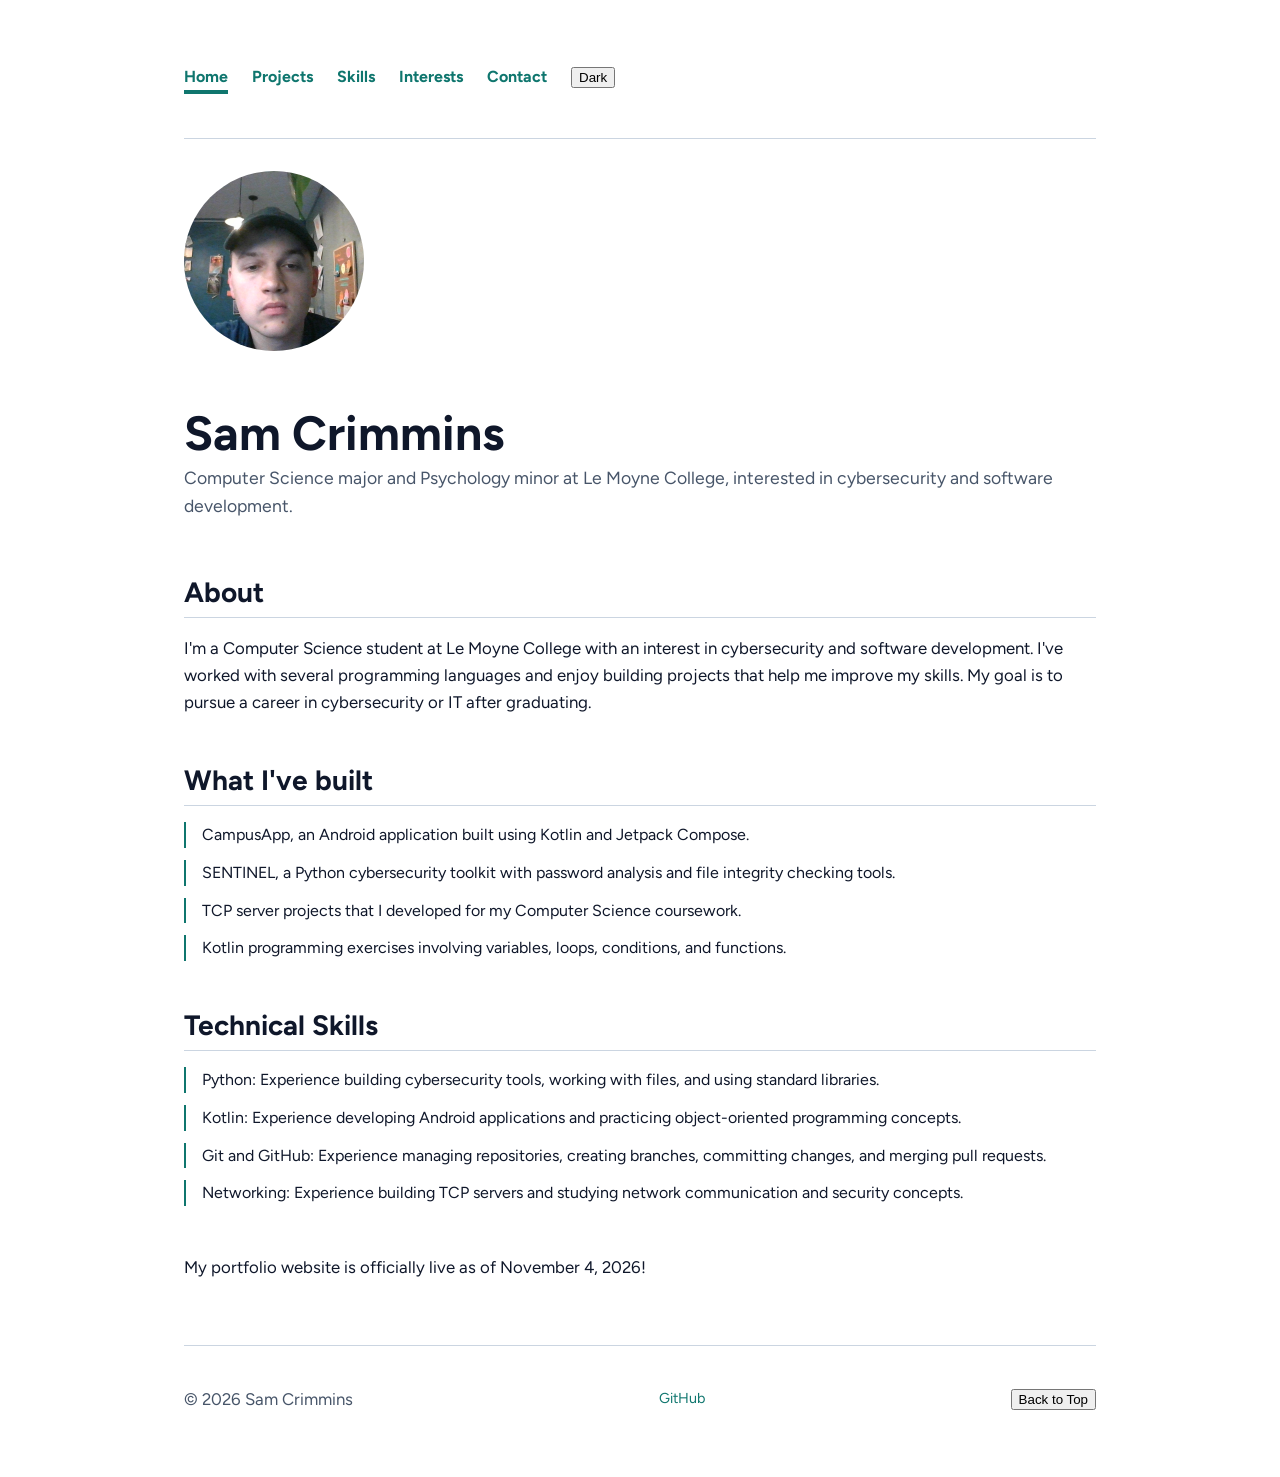
<file: index.html>
<!DOCTYPE html>
<html lang="en">

<head>
    <meta charset="UTF-8">
    <meta name="viewport" content="width=device-width, initial-scale=1.0">
    <title>Sam Crimmins</title>

    <!-- Class 12 · Step 1: a typeface I chose -->
    <link rel="preconnect" href="https://fonts.googleapis.com">
    <link rel="preconnect" href="https://fonts.gstatic.com" crossorigin>
    <link href="https://fonts.googleapis.com/css2?family=Figtree:wght@400;700&display=swap" rel="stylesheet">

    <link rel="stylesheet" href="styles.css">

    <!-- Class 15: Step 2: my third file -->
    <script src="script.js" defer></script>
</head>

<body>

    <!-- Lab 13 · Task 3: navigation -->
    <nav>
        <ul>
            <li><a href="index.html" class="current">Home</a></li>
            <li><a href="projects.html">Projects</a></li>
            <li><a href="skills.html">Skills</a></li>

            <!-- Class 20 · Step 1: link to my API page -->
            <li><a href="interests.html">Interests</a></li>

            <!-- Class 16 · Step 1: contact link -->
            <li><a href="contact.html">Contact</a></li>

            <!-- Class 15 · Step 3: theme button -->
            <li><button id="theme-toggle" type="button">Dark</button></li>
        </ul>
    </nav>

    <!-- Lab 12 · Task 1: header and portrait -->
    <header>
        <img src="images/me.jpg"
             alt="Portrait of Sam Crimmins"
             class="portrait">

        <div>
            <h1>Sam Crimmins</h1>
            <p>
                Computer Science major and Psychology minor at Le Moyne College,
                interested in cybersecurity and software development.
            </p>
        </div>
    </header>

    <main>

        <section>
            <h2>About</h2>
            <p>
                I'm a Computer Science student at Le Moyne College with an interest
                in cybersecurity and software development. I've worked with several
                programming languages and enjoy building projects that help me improve
                my skills. My goal is to pursue a career in cybersecurity or IT after
                graduating.
            </p>
        </section>

        <section>
            <h2>What I've built</h2>
            <ul>
                <li>CampusApp, an Android application built using Kotlin and Jetpack Compose.</li>
                <li>SENTINEL, a Python cybersecurity toolkit with password analysis and file integrity checking tools.</li>
                <li>TCP server projects that I developed for my Computer Science coursework.</li>
                <li>Kotlin programming exercises involving variables, loops, conditions, and functions.</li>
            </ul>
        </section>

        <!-- Lab 11 · Task 2: technical skills section -->
        <section>
            <h2>Technical Skills</h2>
            <ul>
                <li>Python: Experience building cybersecurity tools, working with files, and using standard libraries.</li>
                <li>Kotlin: Experience developing Android applications and practicing object-oriented programming concepts.</li>
                <li>Git and GitHub: Experience managing repositories, creating branches, committing changes, and merging pull requests.</li>
                <li>Networking: Experience building TCP servers and studying network communication and security concepts.</li>
            </ul>
        </section>

        <!-- Lab 17 · Task 3: something I can see -->
        <section>
            <p>My portfolio website is officially live as of November 4, 2026!</p>
        </section>

    </main>

    <!-- Lab 12 · Task 3: footer -->
    <footer>
        <p>&copy; <span id="year"></span> Sam Crimmins</p>

        <a href="https://github.com/Trickster46123"
           target="_blank"
           rel="noopener">GitHub</a>

        <!-- Lab 15 · Task 5: back-to-top button -->
        <button id="back-to-top" type="button">Back to Top</button>
    </footer>

</body>
</html>
</file>
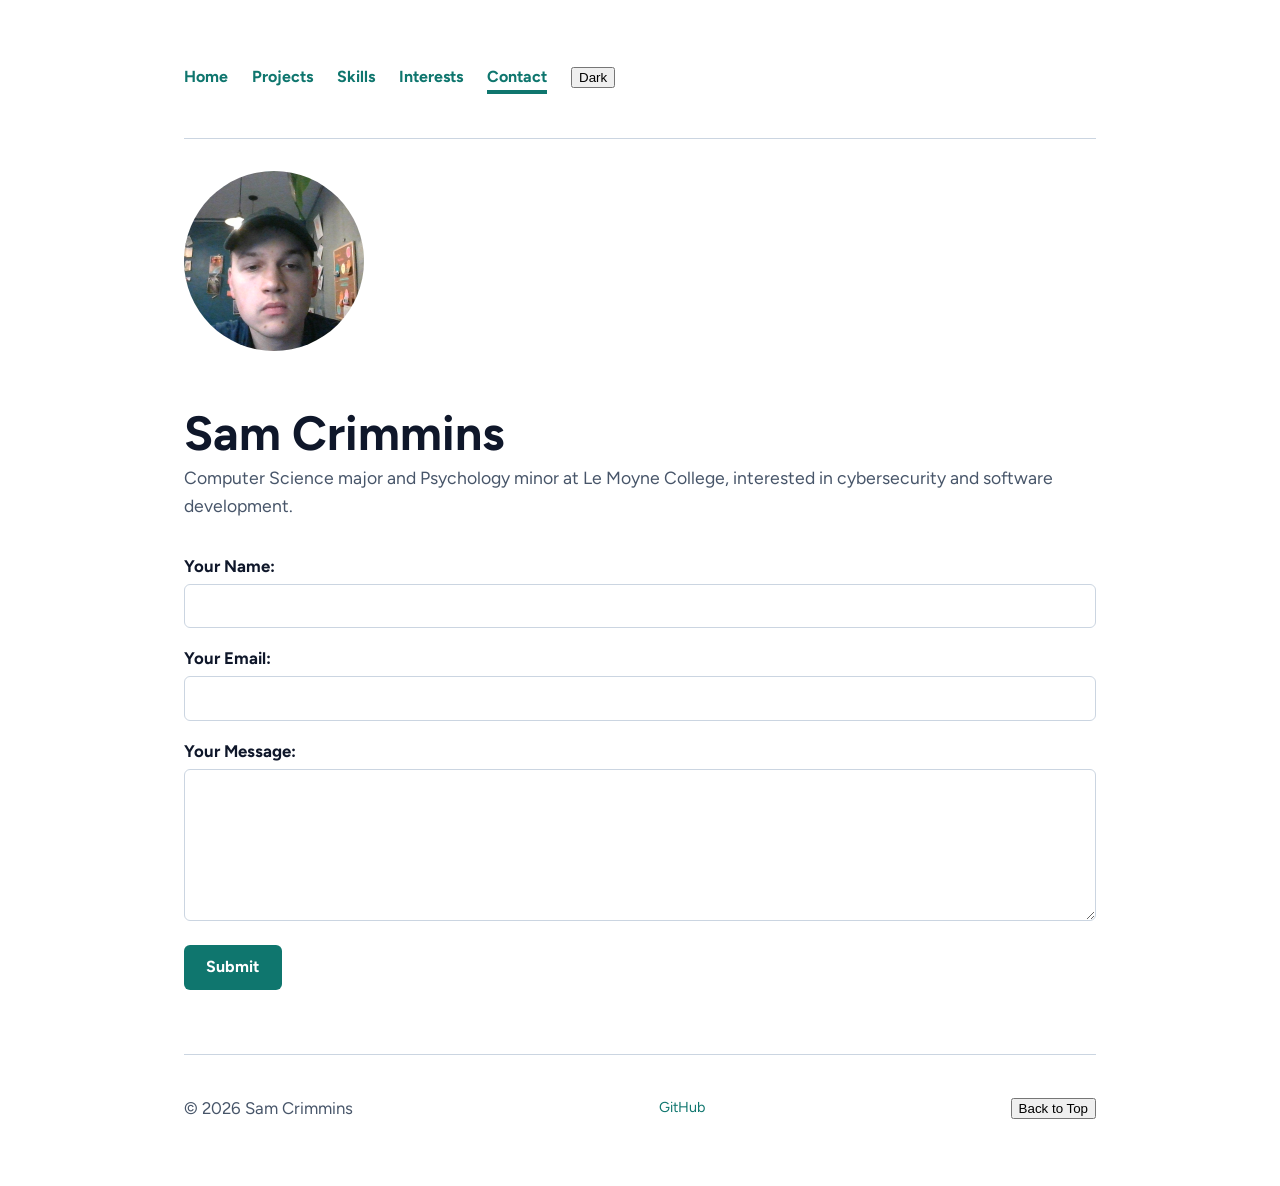
<file: contact.html>
<!DOCTYPE html>
<html lang="en">

<head>
    <meta charset="UTF-8">
    <meta name="viewport" content="width=device-width, initial-scale=1.0">

    <!-- Class 16: Step 1: my contact page -->
    <title>Contact - Sam Crimmins</title>

    <!-- Class 12 · Step 1: a typeface I chose -->
    <link rel="preconnect" href="https://fonts.googleapis.com">
    <link rel="preconnect" href="https://fonts.gstatic.com" crossorigin>
    <link href="https://fonts.googleapis.com/css2?family=Figtree:wght@400;700&display=swap" rel="stylesheet">

    <link rel="stylesheet" href="styles.css">

    <!-- Class 15: Step 2: my third file -->
    <script src="script.js" defer></script>
</head>

<body>

    <!-- Lab 13 · Task 3: navigation -->
    <nav>
        <ul>
            <li><a href="index.html">Home</a></li>
            <li><a href="projects.html">Projects</a></li>
            <li><a href="skills.html">Skills</a></li>
            <li><a href="interests.html">Interests</a></li>

            <!-- Class 16: Step 1: the contact link -->
            <li><a href="contact.html" class="current">Contact</a></li>

            <!-- Class 15 · Step 3: the theme button -->
            <li><button id="theme-toggle" type="button">Dark</button></li>
        </ul>
    </nav>

    <!-- Lab 12 · Task 1: header and portrait -->
    <header>
        <img src="images/me.jpg"
             alt="Portrait of Sam Crimmins"
             class="portrait">

        <div class="header-text">
            <h1>Sam Crimmins</h1>
            <p>
                Computer Science major and Psychology minor at Le Moyne College,
                interested in cybersecurity and software development.
            </p>
        </div>
    </header>

    <main>

        <!-- Class 18: Step 1: Netlify handles the contact form -->
        <!-- Lab 18: Task 2: redirect to my thank-you page -->
        <form id="contact-form"
              name="contact"
              method="POST"
              action="/thanks.html"
              data-netlify="true"
              netlify-honeypot="bot-field">

            <!-- Lab 18: identify this form for Netlify -->
            <input type="hidden" name="form-name" value="contact">

            <!-- Class 18: Step 1: hidden honeypot for spam protection -->
            <p class="hidden-field" hidden>
                <label>
                    Leave this empty:
                    <input name="bot-field" type="text">
                </label>
            </p>

            <!-- Class 16 · Step 2: name field -->
            <p>
                <label for="name">Your Name:</label>
                <input type="text"
                       id="name"
                       name="name"
                       required>
            </p>

            <!-- Lab 18 · Task 6: mobile-friendly email field -->
            <p>
                <label for="email">Your Email:</label>
                <input type="email"
                       id="email"
                       name="email"
                       inputmode="email"
                       autocomplete="email"
                       required>
            </p>

            <!-- Class 16 · Step 2: message field -->
            <p>
                <label for="message">Your Message:</label>
                <textarea id="message"
                          name="message"
                          rows="5"
                          required></textarea>
            </p>

            <!-- Class 16 · Step 3: submit button -->
            <button type="submit">Submit</button>

            <!-- Class 16 · Step 3: form feedback -->
            <p id="form-status"
               role="status"
               aria-live="polite"></p>

        </form>

    </main>

    <!-- Lab 12 · Task 3: footer -->
    <footer>

        <!-- Class 15 · Step 2: year generated by JavaScript -->
        <p>&copy; <span id="year"></span> Sam Crimmins</p>

        <a href="https://github.com/Trickster46123"
           target="_blank"
           rel="noopener">GitHub</a>

        <!-- Lab 15 · Task 5: back-to-top button -->
        <button id="back-to-top" type="button">Back to Top</button>

    </footer>

</body>
</html>
</file>
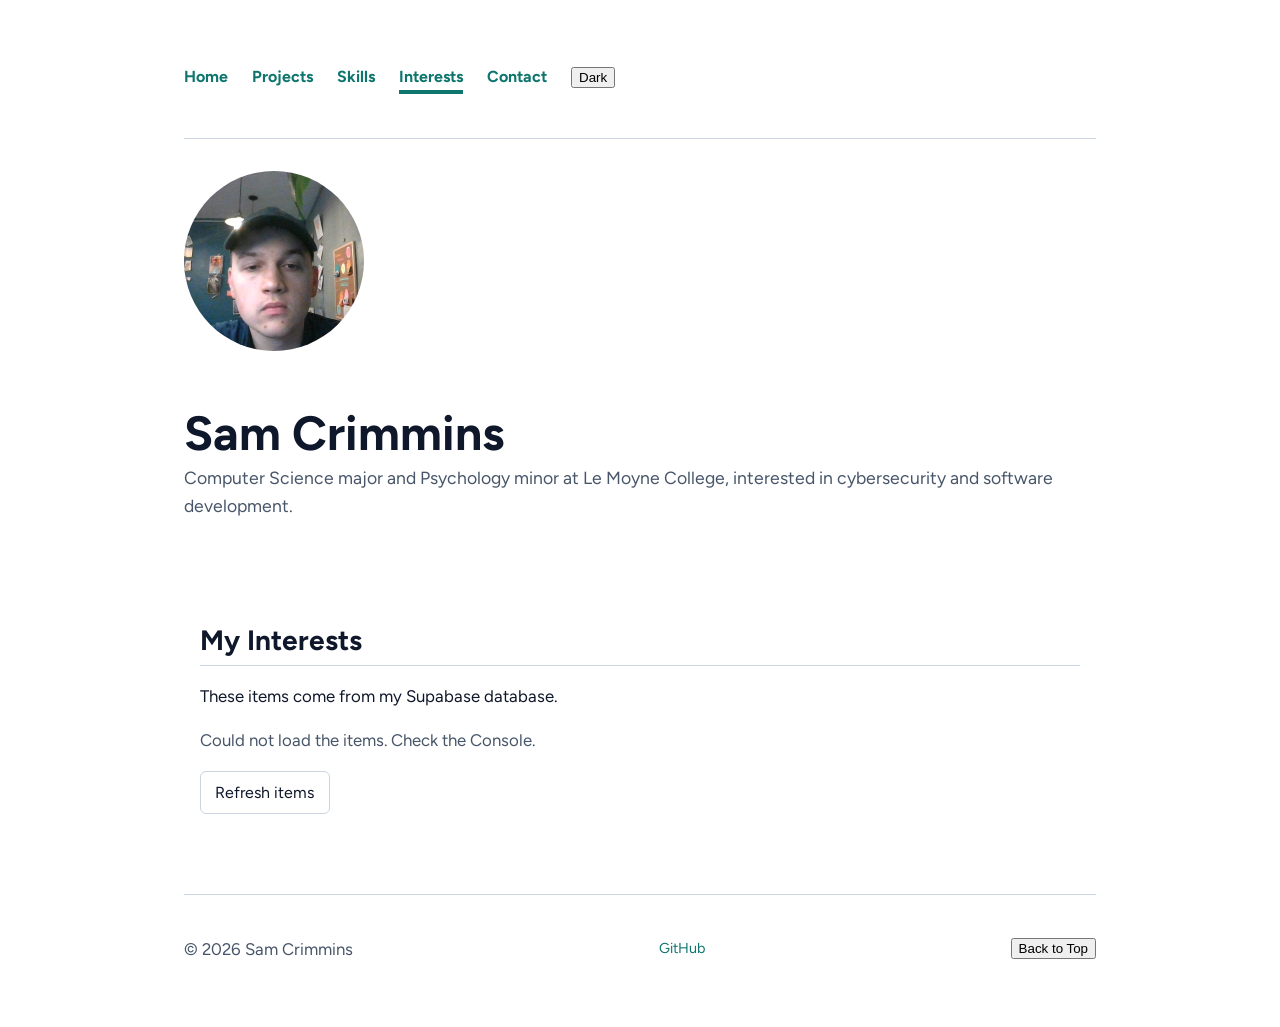
<file: interests.html>
<!DOCTYPE html>
<html lang="en">

<head>
    <meta charset="UTF-8">
    <meta name="viewport" content="width=device-width, initial-scale=1.0">
    <title>My Interests - Sam Crimmins</title>

    <!-- Class 12 · Step 1: a typeface I chose -->
    <link rel="preconnect" href="https://fonts.googleapis.com">
    <link rel="preconnect" href="https://fonts.gstatic.com" crossorigin>
    <link href="https://fonts.googleapis.com/css2?family=Figtree:wght@400;700&display=swap" rel="stylesheet">

    <link rel="stylesheet" href="styles.css">

    <!-- Class 15 · Step 2: existing website JavaScript -->
    <script src="script.js" defer></script>

    <!-- Class 20 · Step 2: API connection, then API page -->
    <script src="config.js" defer></script>
    <script src="interests.js" defer></script>
</head>

<body>

    <!-- Class 20 · Step 1: navigation -->
    <nav>
        <ul>
            <li><a href="index.html">Home</a></li>
            <li><a href="projects.html">Projects</a></li>
            <li><a href="skills.html">Skills</a></li>
            <li><a href="interests.html" class="current">Interests</a></li>
            <li><a href="contact.html">Contact</a></li>

            <!-- Class 15 · Step 3: theme button -->
            <li><button id="theme-toggle" type="button">Dark</button></li>
        </ul>
    </nav>

    <!-- Lab 12 · Task 1: header and portrait -->
    <header>
        <img src="images/me.jpg"
             alt="Portrait of Sam Crimmins"
             class="portrait">

        <div>
            <h1>Sam Crimmins</h1>
            <p>
                Computer Science major and Psychology minor at Le Moyne College,
                interested in cybersecurity and software development.
            </p>
        </div>
    </header>

    <main>

        <!-- Class 20 · Step 1: API-powered page -->
        <section class="interests-section">
            <h2>My Interests</h2>
            <p>These items come from my Supabase database.</p>

            <p id="showcase-status" role="status">Waiting to load...</p>
            <p id="showcase-count"></p>

        <!-- Lab 20 · Task 2: ask the API again -->
            <button id="showcase-refresh" type="button">Refresh items</button>

            <!-- JavaScript will create the cards here -->
            <div id="showcase-grid" class="showcase-grid"></div>
        </section>

    </main>

    <!-- Lab 12 · Task 3: footer -->
    <footer>
        <p>&copy; <span id="year"></span> Sam Crimmins</p>

        <a href="https://github.com/Trickster46123"
           target="_blank"
           rel="noopener">GitHub</a>

        <!-- Lab 15 · Task 5: back-to-top button -->
        <button id="back-to-top" type="button">Back to Top</button>
    </footer>

</body>
</html>
</file>
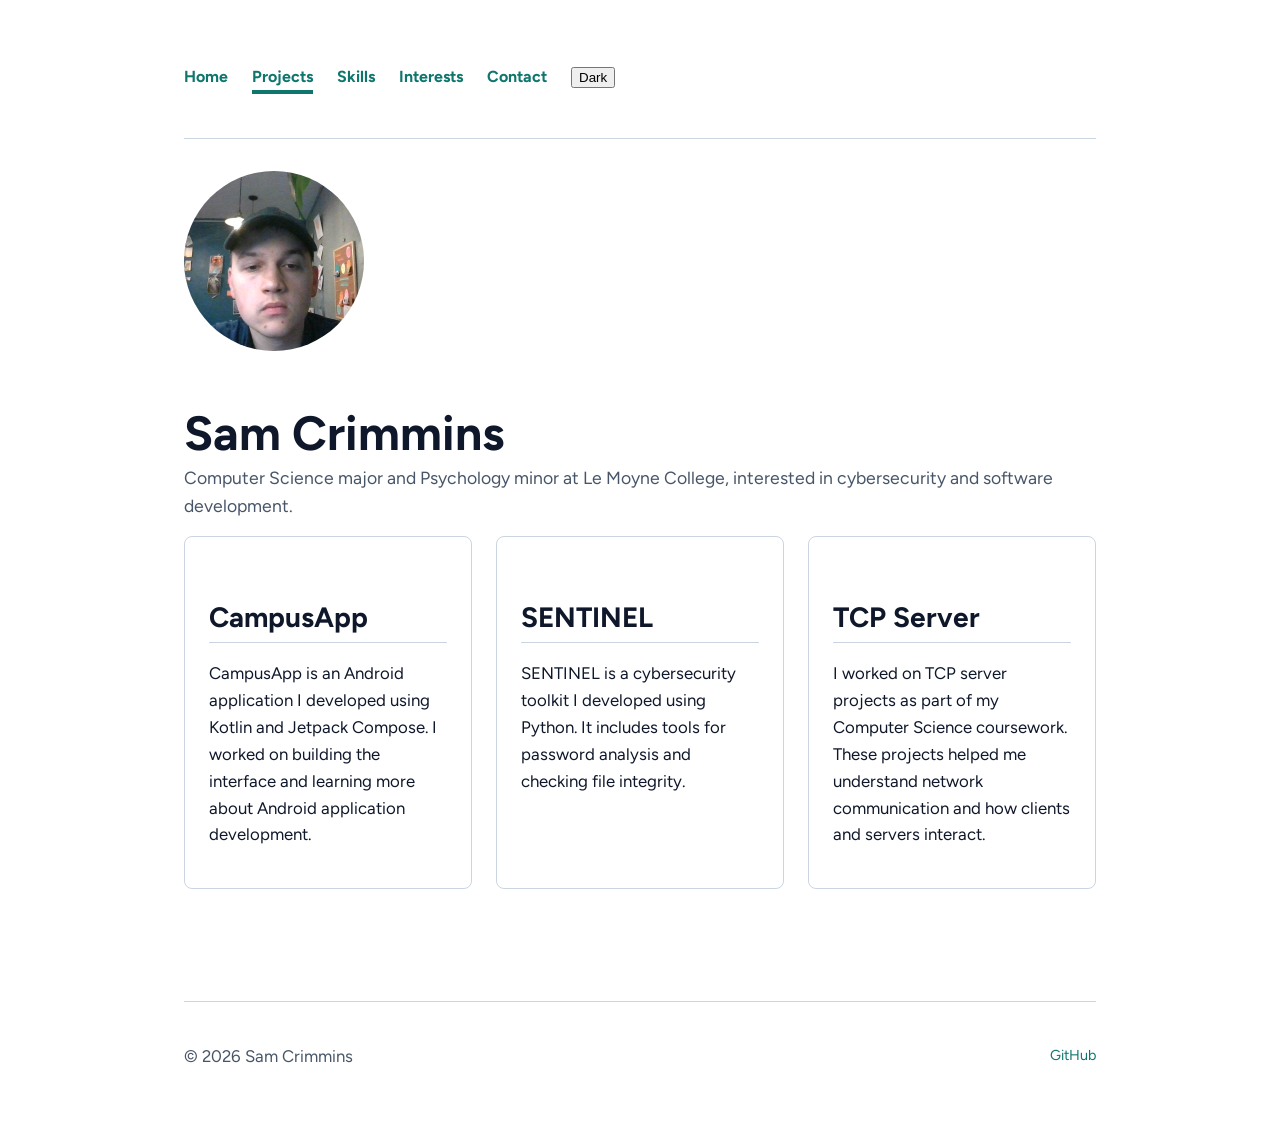
<file: projects.html>
<!DOCTYPE html>
<html lang="en">

<head>
    <meta charset="UTF-8">
    <meta name="viewport" content="width=device-width, initial-scale=1.0">

    <!-- Class 13: Step 1: My second page -->
    <title>Projects - Sam Crimmins</title>

    <!-- Class 12 · Step 1: a typeface I chose -->
    <link rel="preconnect" href="https://fonts.googleapis.com">
    <link rel="preconnect" href="https://fonts.gstatic.com" crossorigin>
    <link href="https://fonts.googleapis.com/css2?family=Figtree:wght@400;700&display=swap" rel="stylesheet">
    <link rel="stylesheet" href="styles.css">

    <!-- Lab 15 · Task 1: my third file -->
    <script src="script.js" defer></script>
</head>

<body>
    <!-- Lab 13 · Task 1: current page -->
    <nav>
        <ul>
            <li><a href="index.html">Home</a></li>
            <li><a href="projects.html" class="current">Projects</a></li>
            <li><a href="skills.html">Skills</a></li>
            <li><a href="interests.html">Interests</a></li>
            <li><a href="contact.html">Contact</a></li> 
            <!-- Lab 15 · Task 1: theme button -->
            <li><button id="theme-toggle" type="button">Dark</button></li>
        </ul>
    </nav>

    <!-- Class 11 · Step 2: the page -->
    <!-- Lab 12 · Task 1: group the text so it stacks beside the photo -->
    <header>
        <img src="images/me.jpg" alt="Portrait of Sam Crimmins" class="portrait">

        <div>
            <h1>Sam Crimmins</h1>
            <p>Computer Science major and Psychology minor at Le Moyne College, interested in cybersecurity and software development.</p>
        </div>
    </header>

    <main>
        <!-- Class 14 · Step 1: a row of cards -->
        <div class="cards">
            <section class="card">
                <h2>CampusApp</h2>
                <p>CampusApp is an Android application I developed using Kotlin and Jetpack Compose. I worked on building the interface and learning more about Android application development.</p>
            </section>

            <section class="card">
                <h2>SENTINEL</h2>
                <p>SENTINEL is a cybersecurity toolkit I developed using Python. It includes tools for password analysis and checking file integrity.</p>
            </section>

            <section class="card">
                <h2>TCP Server</h2>
                <p>I worked on TCP server projects as part of my Computer Science coursework. These projects helped me understand network communication and how clients and servers interact.</p>
            </section>
        </div>
    </main>

    <!-- Lab 12 · Task 3: two things in the footer -->
    <footer>
        <!-- Lab 15 · Task 1: automatic footer year -->
        <p>&copy; <span id="year"></span> Sam Crimmins</p>
        <a href="https://github.com/Trickster46123" target="_blank" rel="noopener">GitHub</a>
    </footer>

</body>
</html>
</file>
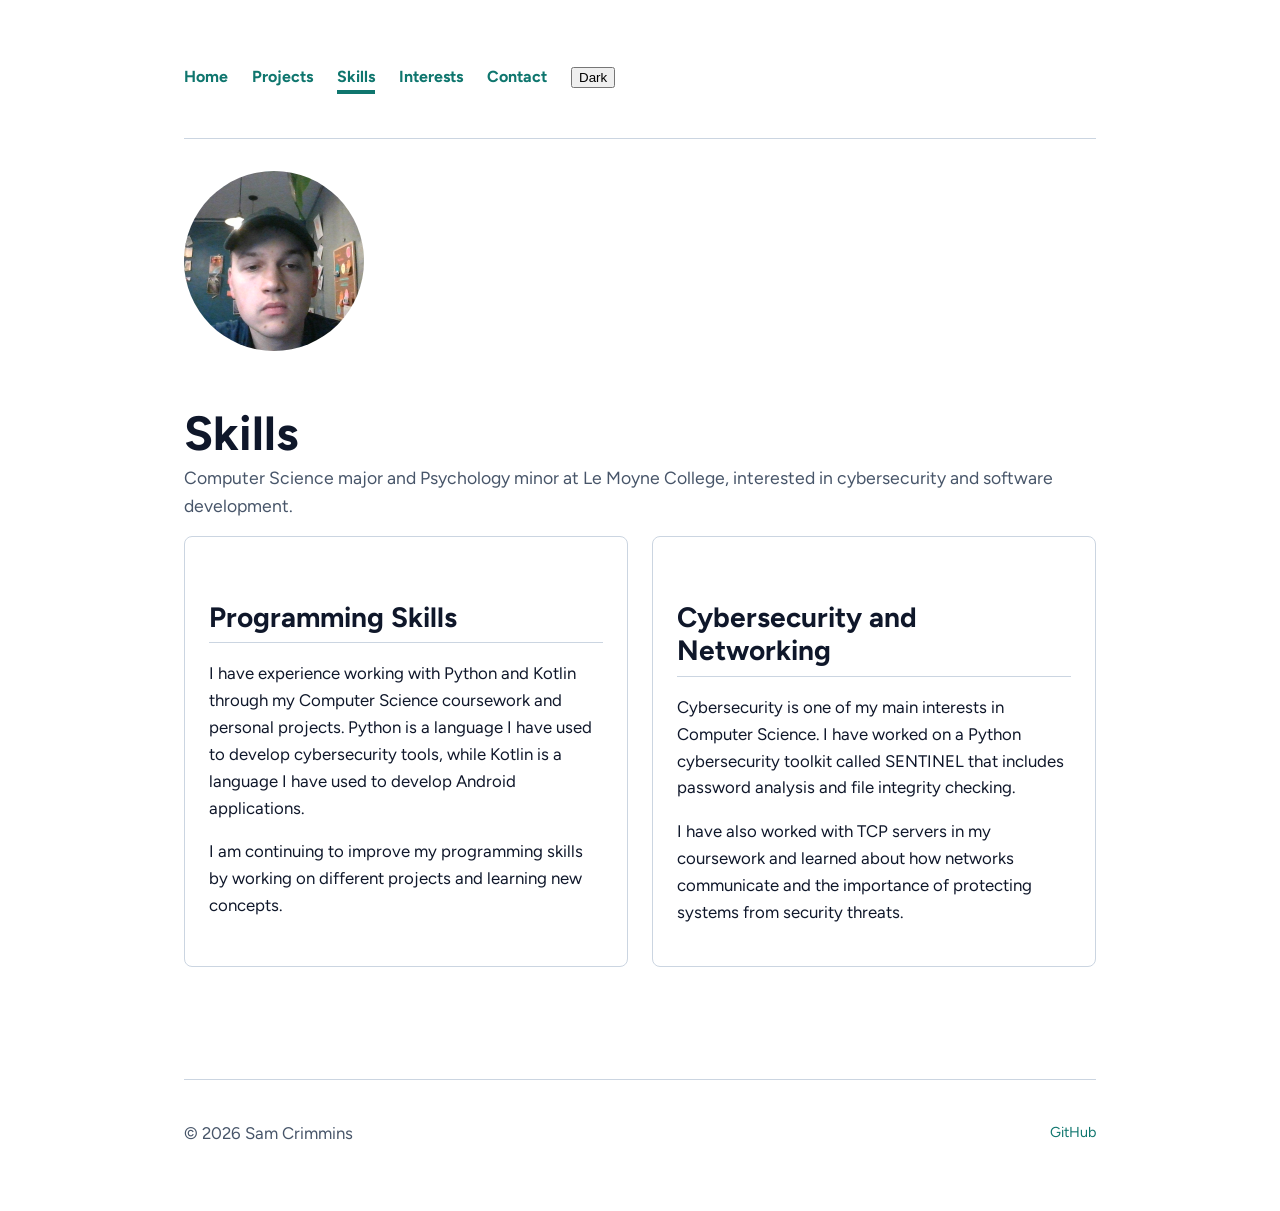
<file: skills.html>
<!DOCTYPE html>
<html lang="en">

<head>
    <meta charset="UTF-8">
    <meta name="viewport" content="width=device-width, initial-scale=1.0">

    <!-- Lab 13 · Task 2: my third page -->
    <title>Skills - Sam Crimmins</title>

    <!-- Class 12 · Step 1: a typeface I chose -->
    <link rel="preconnect" href="https://fonts.googleapis.com">
    <link rel="preconnect" href="https://fonts.gstatic.com" crossorigin>
    <link href="https://fonts.googleapis.com/css2?family=Figtree:wght@400;700&display=swap" rel="stylesheet">
    <link rel="stylesheet" href="styles.css">

    <!-- Lab 15 · Task 1: my third file -->
    <script src="script.js" defer></script>
</head>

<body>

    <!-- Lab 13 · Task 3: three-page navigation -->
    <nav>
        <ul>
            <li><a href="index.html">Home</a></li>
            <li><a href="projects.html">Projects</a></li>
            <li><a href="skills.html" class="current">Skills</a></li>
            <li><a href="interests.html">Interests</a></li>
            <li><a href="contact.html">Contact</a></li>

            <!-- Lab 15 · Task 1: theme button -->
            <li><button id="theme-toggle" type="button">Dark</button></li>
        </ul>
    </nav>

    <!-- Class 11 · Step 2: the page -->
    <!-- Lab 12 · Task 1: group the text so it stacks beside the photo -->
    <header>
        <img src="images/me.jpg" alt="Portrait of Sam Crimmins" class="portrait">

        <div>
            <h1>Skills</h1>
            <p>Computer Science major and Psychology minor at Le Moyne College, interested in cybersecurity and software development.</p>
        </div>
    </header>

    <main>
        <!-- Lab 13 · Task 2: my third page -->
        <!-- Lab 14 · Task 3: cards on my Skills page -->
        <div class="cards">

            <section class="card">
                <h2>Programming Skills</h2>
                <p>I have experience working with Python and Kotlin through my Computer Science coursework and personal projects. Python is a language I have used to develop cybersecurity tools, while Kotlin is a language I have used to develop Android applications.</p>
                <p>I am continuing to improve my programming skills by working on different projects and learning new concepts.</p>
            </section>

            <section class="card">
                <h2>Cybersecurity and Networking</h2>
                <p>Cybersecurity is one of my main interests in Computer Science. I have worked on a Python cybersecurity toolkit called SENTINEL that includes password analysis and file integrity checking.</p>
                <p>I have also worked with TCP servers in my coursework and learned about how networks communicate and the importance of protecting systems from security threats.</p>
            </section>

        </div>
    </main>

    <!-- Lab 12 · Task 3: two things in the footer -->
    <footer>
        <!-- Lab 15 · Task 1: automatic footer year -->
        <p>&copy; <span id="year"></span> Sam Crimmins</p>
        <a href="https://github.com/Trickster46123" target="_blank" rel="noopener">GitHub</a>
    </footer>

</body>
</html>
</file>
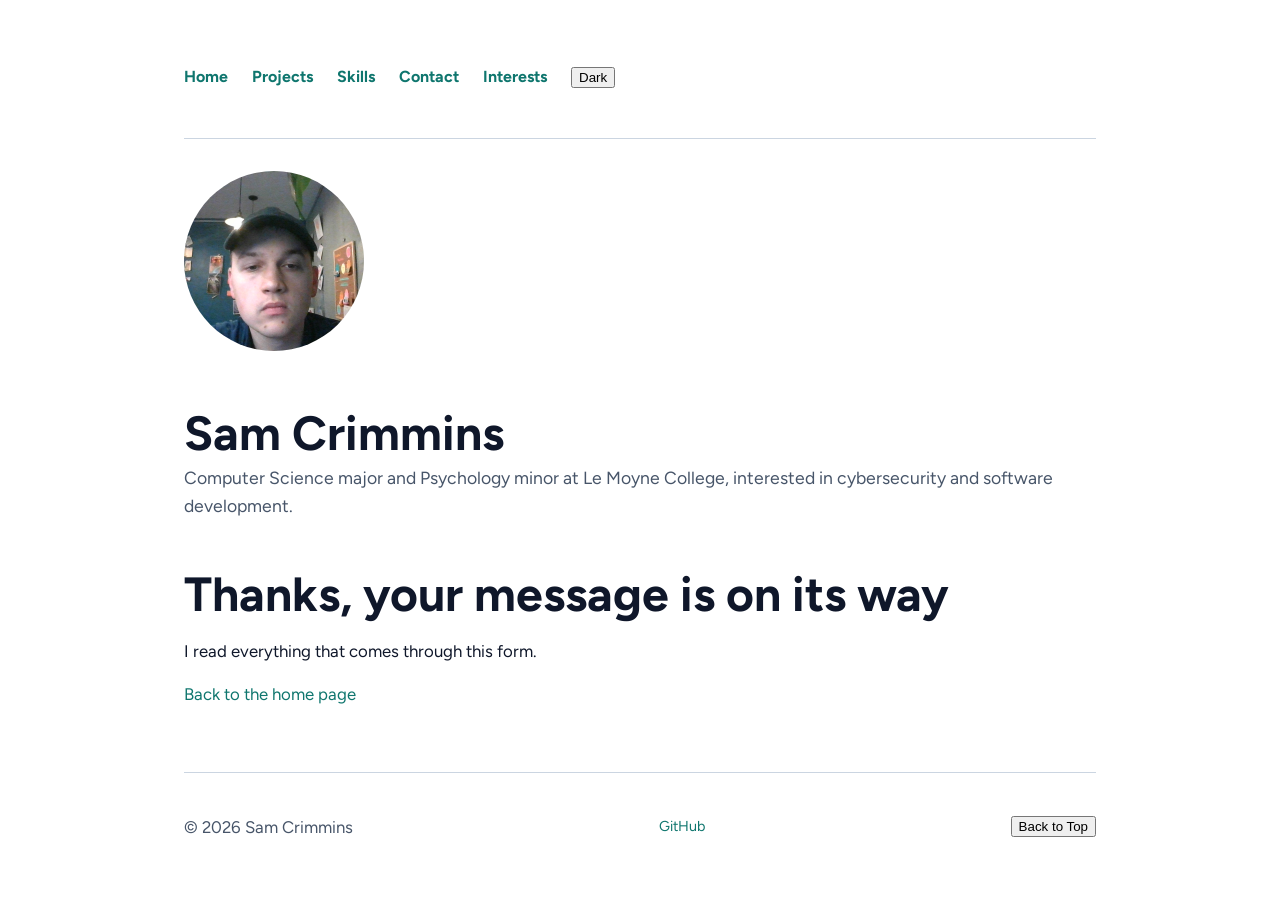
<file: thanks.html>
<!DOCTYPE html>
<html lang="en">

<head>
    <meta charset="UTF-8">
    <meta name="viewport" content="width=device-width, initial-scale=1.0">

    <!-- Lab 18: Task 2: my thank-you page -->
    <title>Thank You - Sam Crimmins</title>

    <!-- Class 12 · Step 1: a typeface I chose -->
    <link rel="preconnect" href="https://fonts.googleapis.com">
    <link rel="preconnect" href="https://fonts.gstatic.com" crossorigin>
    <link href="https://fonts.googleapis.com/css2?family=Figtree:wght@400;700&display=swap" rel="stylesheet">

    <link rel="stylesheet" href="/styles.css">

    <!-- Class 15 · Step 2: my third file -->
    <script src="/script.js" defer></script>
</head>

<body>

    <!-- Lab 13 · Task 3: navigation -->
    <nav>
        <ul>
            <li><a href="/index.html">Home</a></li>
            <li><a href="/projects.html">Projects</a></li>
            <li><a href="/skills.html">Skills</a></li>
            <li><a href="/contact.html">Contact</a></li>
            <li><a href="/interests.html">Interests</a></li>

            <!-- Class 15 · Step 3: theme button -->
            <li><button id="theme-toggle" type="button">Dark</button></li>
        </ul>
    </nav>

    <!-- Lab 12 · Task 1: header -->
    <header>
        <img src="/images/me.jpg"
             alt="Portrait of Sam Crimmins"
             class="portrait">

        <div class="header-text">
            <h1>Sam Crimmins</h1>
            <p>
                Computer Science major and Psychology minor at Le Moyne College,
                interested in cybersecurity and software development.
            </p>
        </div>
    </header>

    <!-- Lab 18: Task 2: where the form lands -->
    <main>
        <h1>Thanks, your message is on its way</h1>

        <p>I read everything that comes through this form.</p>

        <p><a href="/index.html">Back to the home page</a></p>
    </main>

    <!-- Lab 12 · Task 3: footer -->
    <footer>
        <p>&copy; <span id="year"></span> Sam Crimmins</p>

        <a href="https://github.com/Trickster46123"
           target="_blank"
           rel="noopener">GitHub</a>

        <!-- Lab 15 · Task 5: back-to-top button -->
        <button id="back-to-top" type="button">Back to Top</button>
    </footer>

</body>
</html>
</file>
<file: styles.css>
/* Class 16: Step 3: padding counts inside width */
* {
    box-sizing: border-box;
}

/* Class 11 · Step 4: the basics */

/* Lab 11 · Task 5: my colors */
:root {
    --text: #0f172a;
    --text-muted: #475569;
    --accent: #0f766e;
    --background: #ffffff;
    --border: #cbd5e1;
    --error: crimson;
}

/* Lab 12 · Task 1: header side by side */
header {
    display: flex;
    align-items: center;
    gap: 1.5rem;
    flex-wrap: wrap;
}

body {
    font-family: "Figtree", system-ui, -apple-system, sans-serif;
    color: var(--text);
    background: var(--background);
    line-height: 1.6;
    max-width: 42rem;
    margin: 0 auto;
    padding: 3rem 1.5rem;
}

h1 {
    /* Class 12 · Step 2: my own scale */
    font-size: 3rem;
    line-height: 1.1;
    margin-bottom: 0.25rem;
}

header p {
    color: var(--text-muted);
    font-size: 1.1rem;
    margin-top: 0;
}

h2 {
    font-size: 1.75rem;
    line-height: 1.2;
    margin-top: 2.5rem;
    margin-bottom: 1rem;
    border-bottom: 1px solid var(--border);
    padding-bottom: 0.5rem;
}

p {
    font-size: 1.05rem;
    margin-bottom: 1rem;
}

/* Lab 12 · Task 3: footer */
/* Lab 14 · Task 4: footer stacks on narrow screens */
footer {
    margin-top: 4rem;
    color: var(--text-muted);
    font-size: 0.9rem;
    border-top: 1px solid var(--border);
    padding-top: 1.5rem;
    display: flex;
    flex-direction: column;
    gap: 0.5rem;
    align-items: center;
}

/* Lab 11 · Task 4: links */
a {
    color: var(--accent);
    text-decoration: none;
    border-bottom: 1px solid transparent;
}

a:hover {
    border-bottom-color: var(--accent);
}

/* Class 12 · Step 3: image styling */
.portrait {
    width: 180px;
    height: 180px;
    object-fit: cover;
    border-radius: 50%;
}

/* Class 12 · Step 4: spacing on purpose */
section {
    margin-bottom: 3rem;
}

/* Lab 12 · Task 2: list without bullets */
ul {
    list-style: none;
    padding-left: 0;
}

li {
    margin-bottom: 0.75rem;
    padding-left: 1rem;
    border-left: 2px solid var(--accent);
}

/* Lab 13: navigation styling */
nav {
    padding-bottom: 1rem;
    border-bottom: 1px solid var(--border);
    margin-bottom: 2rem;
}

nav a {
    font-weight: 700;
    padding-bottom: 0.25rem;
    border-bottom: 4px solid transparent;
}

nav a:hover,
nav a.current {
    border-bottom-color: var(--accent);
}

nav a:focus-visible {
    outline: 2px solid var(--accent);
    outline-offset: 4px;
}

/* Lab 14 · Task 1: navigation stacks on narrow screens */
nav ul {
    display: flex;
    flex-direction: column;
    gap: 0.5rem;
    list-style: none;
    padding-left: 0;
    margin-bottom: 2rem;
}

nav li {
    margin-bottom: 0;
    padding-left: 0;
    border-left: none;
}

/* Class 14 · Step 3: stack by default */
.cards {
    display: flex;
    flex-direction: column;
    gap: 1.5rem;
}

/* Class 14 · Step 2: card styling */
.card {
    flex: 1;
    padding: 1.5rem;
    border: 1px solid var(--border);
    border-radius: 8px;
}

/* Class 14 · Step 3 and Lab 14 · Tasks 1 and 4 */
@media (min-width: 40rem) {
    .cards {
        flex-direction: row;
    }

    nav ul {
        flex-direction: row;
        gap: 1.5rem;
    }

    footer {
        flex-direction: row;
        justify-content: space-between;
    }
}

/* Lab 14 · Task 6: wider layout on large screens */
@media (min-width: 64rem) {
    body {
        max-width: 60rem;
    }
}

/* Class 15 · Step 3: dark theme */
body.dark {
    --text: white;
    --text-muted: lightgray;
    --accent: skyblue;
    --background: black;
    --border: dimgray;
    --error: lightsalmon;
}

/* Class 16 · Step 3: form labels */
form label {
    display: block;
    font-weight: 700;
    margin-bottom: 0.25rem;
}

/* Class 16 · Step 3: form fields */
form input,
form textarea {
    font: inherit;
    width: 100%;
    padding: 0.5rem;
    border: 1px solid var(--border);
    border-radius: 6px;
    background: white;
    color: #0f172a;
}

form input:focus,
form textarea:focus {
    outline: 2px solid var(--accent);
    outline-offset: 1px;
}

/* Class 16 · Step 3: submit button */
form button {
    font: inherit;
    font-weight: 700;
    color: var(--background);
    background: var(--accent);
    border: none;
    border-radius: 6px;
    padding: 0.6rem 1.4rem;
    min-height: 44px;
    cursor: pointer;
}

#form-status {
    font-weight: 700;
    color: var(--accent);
}

/* Lab 16 · Task 1: the error state */
#form-status.error {
    color: var(--error);
}

/* Lab 16 · Task 3: improve the header on phone screens */
@media (max-width: 39.999rem) {
    h1 {
        font-size: 2.25rem;
    }

    .portrait {
        width: 140px;
        height: 140px;
    }
}

/* Class 18: Step 2: the honeypot, hidden from people */
.hidden-field {
    display: none;
}


/* Class 20 · Step 5: cards use my existing theme variables */

.interests-section {
    max-width: 1000px;
    margin: 2rem auto;
    padding: 1rem;
}

.showcase-grid {
    display: grid;
    grid-template-columns: repeat(auto-fit, minmax(min(100%, 250px), 1fr));
    gap: 1rem;
}

.showcase-card {
    padding: 1rem;
    border: 1px solid var(--border, lightgray);
    background: var(--background, white);
    color: var(--text, black);
    border-radius: 12px;
}

.showcase-card h3 {
    margin: 0 0 .4rem;
}

.showcase-card small {
    color: var(--accent, royalblue);
    font-weight: 700;
}

.showcase-card p {
    line-height: 1.5;
}

#showcase-status {
    color: var(--text-muted, dimgray);
}


/* Lab 20 · Task 3: pictures and card spacing */

.showcase-card {
    overflow: hidden;
    padding: 0;
}

.showcase-photo {
    display: block;
    width: 100%;
    aspect-ratio: 16 / 10;
    object-fit: cover;
}

.showcase-body {
    padding: 1rem;
}

#showcase-refresh {
    font: inherit;
    padding: .5rem .9rem;
    border-radius: 6px;
    cursor: pointer;
    border: 1px solid var(--border, lightgray);
    color: var(--text, black);
    background: var(--background, white);
}

#showcase-refresh:focus-visible {
    outline: 2px solid var(--accent, royalblue);
}
</file>
